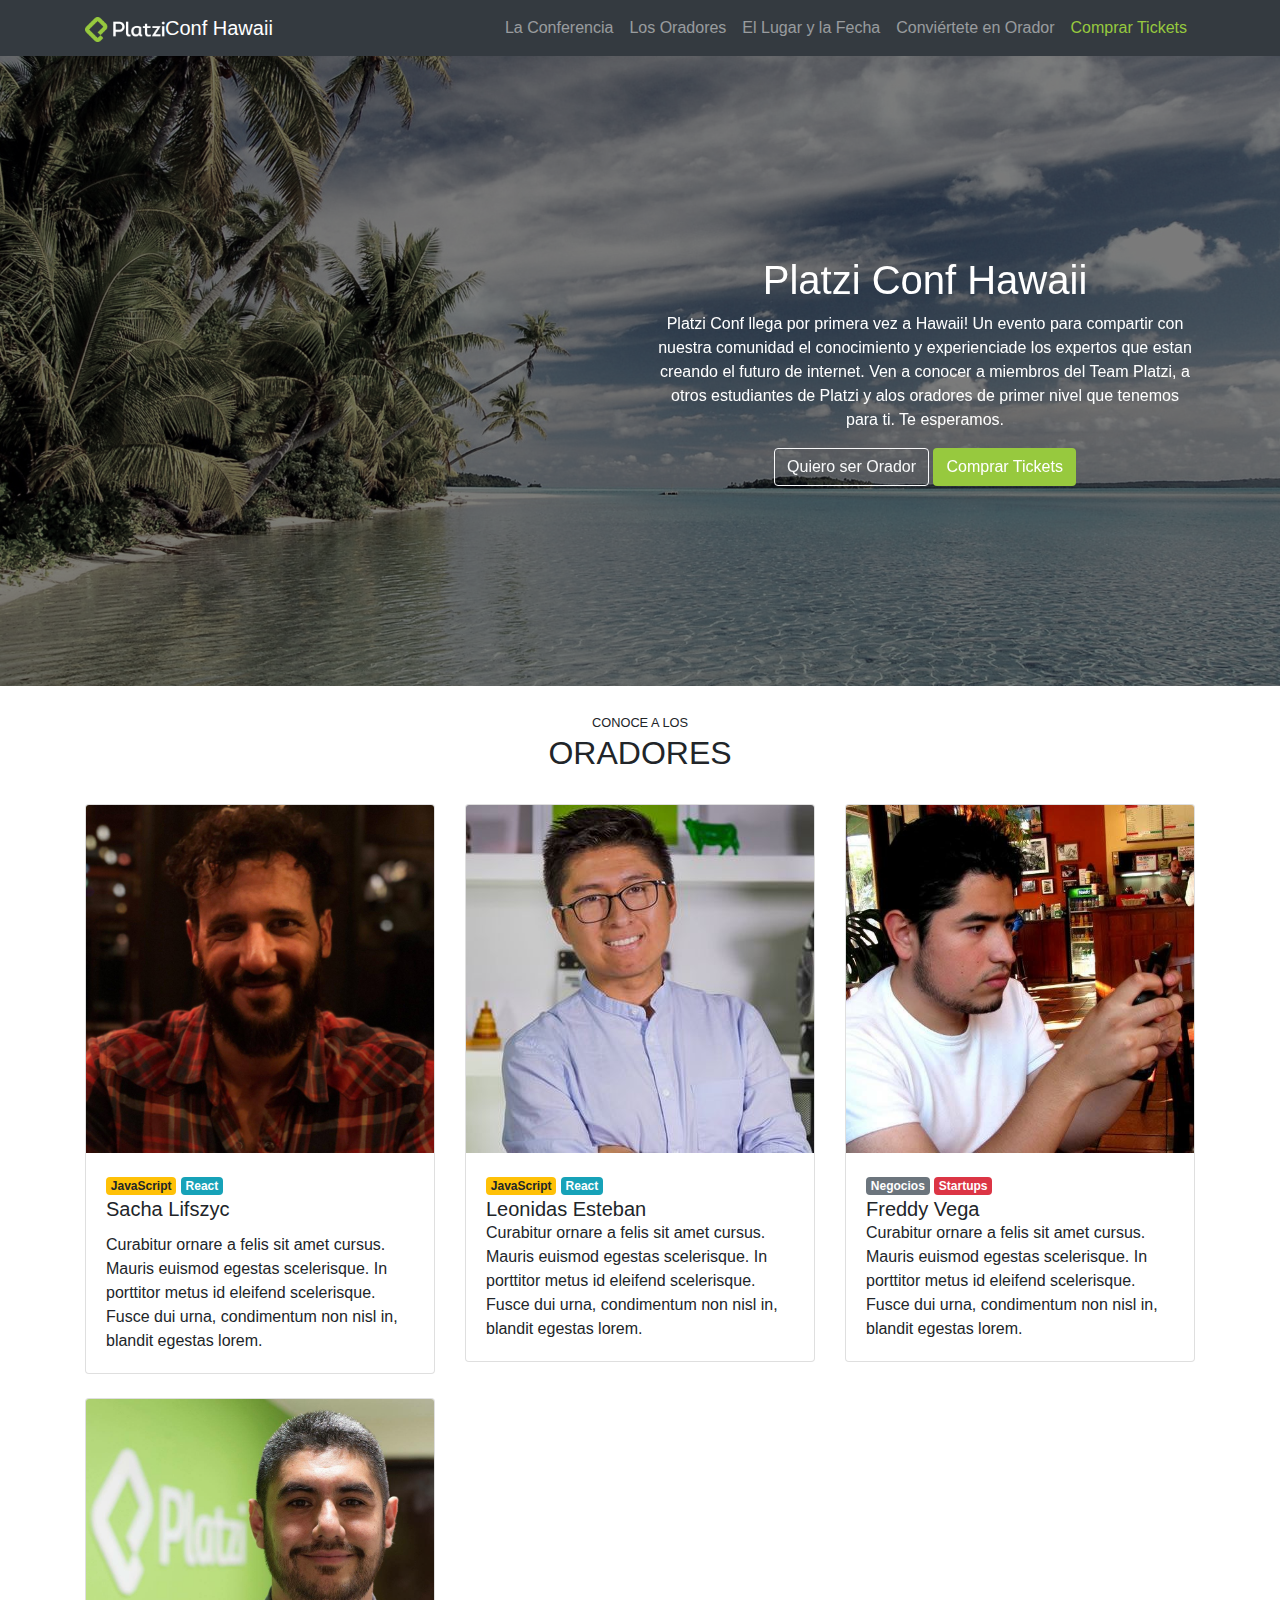
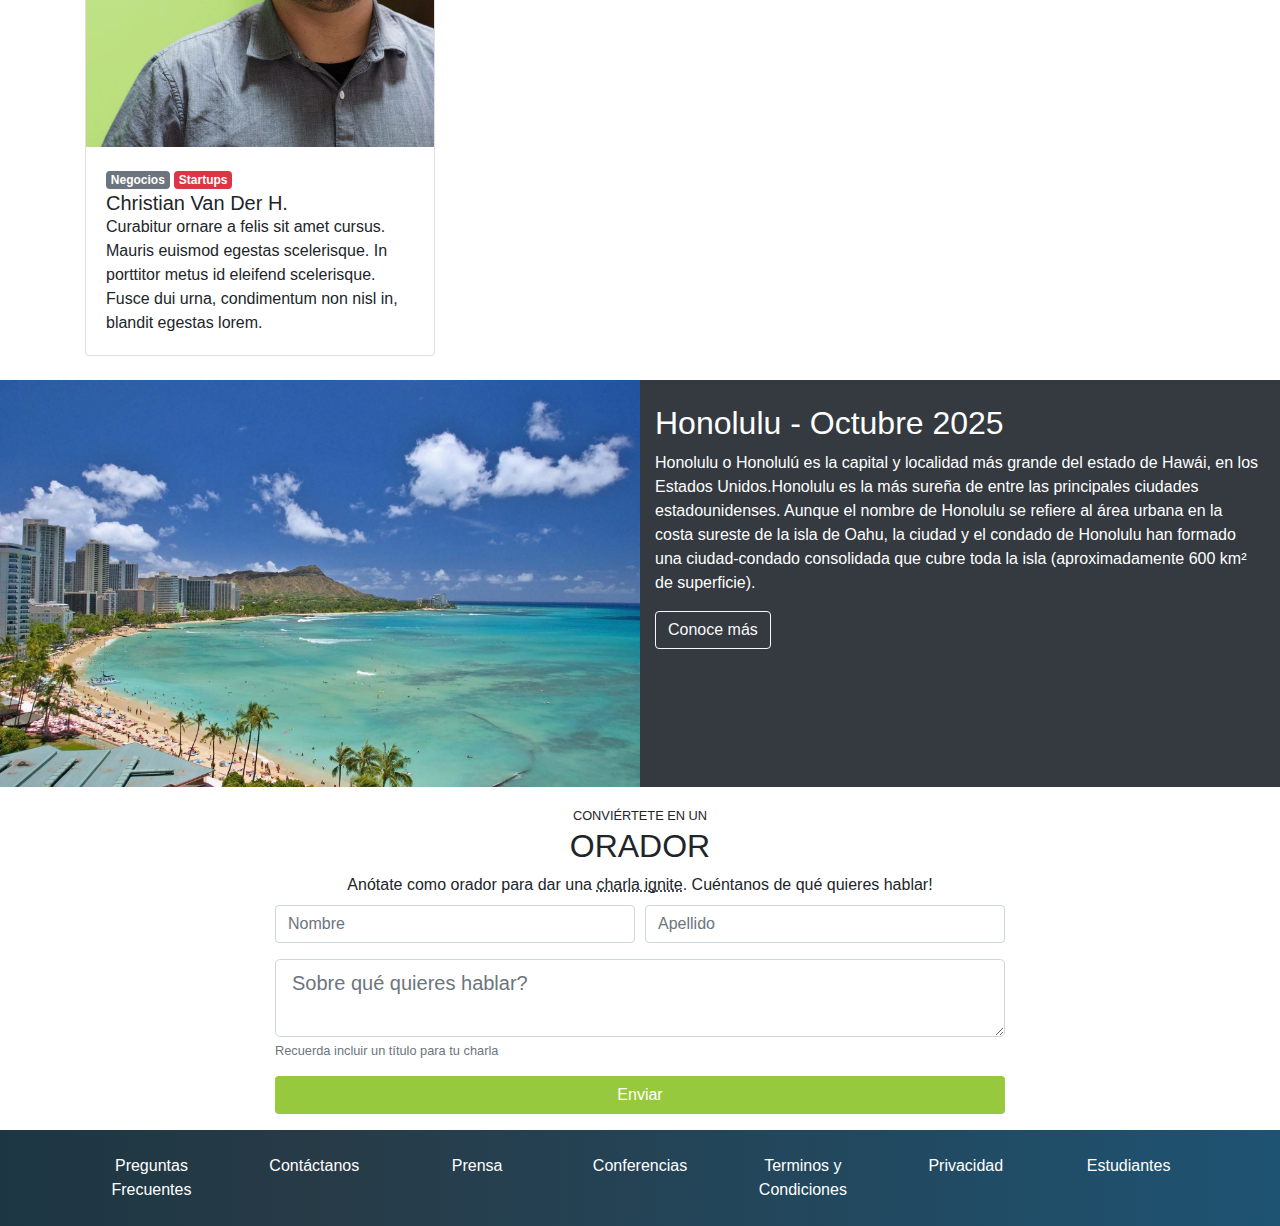
<file: Bootstrap-prueba-plazit/index.html>
<!DOCTYPE html>
<html lang="en">
  <head>
    <meta charset="UTF-8" />
    <meta http-equiv="X-UA-Compatible" content="IE=edge" />
    <meta name="viewport" content="width=device-width, initial-scale=1.0" />
    <!-- Bootstrap CSS -->
    <link
      rel="stylesheet"
      href="https://stackpath.bootstrapcdn.com/bootstrap/4.4.1/css/bootstrap.min.css"
      integrity="sha384-Vkoo8x4CGsO3+Hhxv8T/Q5PaXtkKtu6ug5TOeNV6gBiFeWPGFN9MuhOf23Q9Ifjh"
      crossorigin="anonymous"
    />
    <link rel="stylesheet" href="index.css" />

    <title>PlatziConf Hawaii</title>
  </head>
  <body>
    <!-- Header -->
    <nav id="header" class="navbar navbar-expand-lg navbar-dark bg-dark sticky-top">
      <div class="container">
        <a class="navbar-brand" href="#">
          <img src="assets/images/platzi-logo.png" alt="Platzi logo" />Conf
          Hawaii</a>
        <button
          class="navbar-toggler"
          type="button"
          data-toggle="collapse"
          data-target="#navbarSupportedContent"
          aria-controls="navbarSupportedContent"
          aria-expanded="false"
          aria-label="Toggle navigation"
        >
          <span class="navbar-toggler-icon"></span>
        </button>
        <div class="collapse navbar-collapse" id="navbar">
          <ul class="navbar-nav ml-auto">
            <li class="nav-item">
              <a class="nav-link" href="#main"
                >La Conferencia</a
              >
            </li>
            <li class="nav-item">
              <a class="nav-link" href="#speakers">Los Oradores</a>
            </li>
            <li class="nav-item">
              <a class="nav-link" href="#place-time">El Lugar y la Fecha</a>
            </li>
            <li class="nav-item">
              <a class="nav-link" href="#conviertete-en-orador">Conviértete en Orador</a>
            </li>
            <li class="nav-item">
              <a class="nav-link text-platzi" href="#modalCompra">Comprar Tickets</a>
            </li>
          </ul>
        </div>
      </div>
    </nav>
    <!-- </Header -->

    <!-- Main -->

    <main id="main">
      <div
        id="carousel"
        class="carousel slide carousel"
        data-ride="carousel"
        data-pause="false"
      >
        <div class="carousel-inner">
          <div class="carousel-item active">
            <img
              src="assets/images/hawaii.jpg"
              class="d-block w-100"
              alt="Hawaii 1"
            />
          </div>
          <div class="carousel-item">
            <img
              src="assets/images/hawaii2.jpg"
              class="d-block w-100"
              alt="Hawaii 2"
            />
          </div>
          <div class="carousel-item">
            <img
              src="assets/images/hawaii3.jpeg"
              class="d-block w-100"
              alt="Hawaii 3"/>
          </div>
          <div class="overlay">
            <div class="container">
              <div class="row align-items-center">
                <div class="col-md-6 offset-md-6 text-center text-md right">
                  <h1>Platzi Conf Hawaii</h1>
                    <p class="d-none d-md-block">Platzi Conf llega por primera vez a Hawaii! Un evento para compartir con nuestra comunidad el conocimiento y experienciade los expertos que estan creando el futuro de internet. Ven a conocer a miembros del Team Platzi, a otros estudiantes de Platzi y alos oradores de primer nivel que tenemos para ti. Te esperamos.</p>
                    <a href="#" class=" btn btn-outline-light">Quiero ser Orador</a>
                    <button type="button" class="btn btn-platzi">Comprar Tickets</button>
                </div>
              </div>
            </div>
          </div>
        </div>
      </div>
    </main>
    <!-- </Main -->

    <!-- Speakers -->
        <section id=" speakers" class="mt-4 mb-4">
          <div class="container">
            <div class="row">
              <div class="col text-center text-uppercase">
                <small>Conoce a los</small>
                <h2>Oradores</h2>
              </div>
            </div>
            <div class="row">
              <div class="col-md-4 mt-4">
                <div class="card">
                  <img src="assets/speakers/sacha.jpg" class="card-img-top" alt="Foto de Sacha">
                  <div class="card-body">
                    <div class="badges">
                      <span class="badge badge-warning">JavaScript</span>
                      <span class="badge badge-info">React</span>
                    </div>
                    <h5 class="card-title">Sacha Lifszyc</h5>
                    
                    <p class="card-text">Curabitur ornare a felis sit amet cursus. Mauris euismod egestas scelerisque. In porttitor metus id eleifend scelerisque. Fusce dui urna, condimentum non nisl in, blandit egestas lorem.</p>
                  </div>
                </div>
              </div>
              <div class="col-md-4 mt-4">
                <div class="card">
                  <img src="assets/speakers/leonidas2.jpeg" class="card-img-top" alt="Foto de Leonidas">
                  <div class="card-body">
                    <div class="badges">
                      <span class="badge badge-warning">JavaScript</span>
                      <span class="badge badge-info">React</span>
                    </div>
                    <h5 class="card-title mb-0">Leonidas Esteban</h5>
                    <p class="card-text">Curabitur ornare a felis sit amet cursus. Mauris euismod egestas scelerisque. In porttitor metus id eleifend scelerisque. Fusce dui urna, condimentum non nisl in, blandit egestas lorem.</p>
                  </div>
                </div>
              </div>
              <div class="col-md-4 mt-4">
                <div class="card">
                  <img src="assets/speakers/freddy.jpeg" class="card-img-top" alt="Foto de Freddy Vega">
                  <div class="card-body">
                    <div class="badges">
                      <span class="badge badge-secondary">Negocios</span>
                      <span class="badge badge-danger">Startups</span>
                    </div>
                    <h5 class="card-title mb-0">Freddy Vega</h5>
                    <p class="card-text">Curabitur ornare a felis sit amet cursus. Mauris euismod egestas scelerisque. In porttitor metus id eleifend scelerisque. Fusce dui urna, condimentum non nisl in, blandit egestas lorem.</p>
                  </div>
                </div>
              </div>
              <div class="col-md-4 mt-4">
                <div class="card">
                  <img src="assets/speakers/cvander.jpeg" class="card-img-top" alt="Foto de Cvander">
                  <div class="card-body">
                    <div class="badges">
                      <span class="badge badge-secondary">Negocios</span>
                      <span class="badge badge-danger">Startups</span>
                    </div>
                    <h5 class="card-title mb-0">Christian Van Der H.</h5>
                    <p class="card-text">Curabitur ornare a felis sit amet cursus. Mauris euismod egestas scelerisque. In porttitor metus id eleifend scelerisque. Fusce dui urna, condimentum non nisl in, blandit egestas lorem.</p>
                  </div>
                </div>
              </div>
            </div>
          </div>
        </section>
    <!-- </Speakers -->

    <!-- Lugar y Fecha -->
        <section id="place-time">
          <div class="container-fluid">
            <div class="row">
              <div class="col-12 col-lg-6 pl-0 pr-0">
                <img src="assets/images/honolulu.jpg" alt="Ciudad de Honolulu">
              </div>
              <div class="col-12 col-lg-6 pt-4 pb-4">
                <h2>Honolulu - Octubre 2025</h2>
                <p>Honolulu o Honolulú es la capital y localidad más grande del estado de Hawái, en los Estados Unidos.Honolulu es la más sureña de entre las principales ciudades estadounidenses. Aunque el nombre de Honolulu se refiere al área urbana en la costa sureste de la isla de Oahu, la ciudad y el condado de Honolulu han formado una ciudad-condado consolidada que cubre toda la isla (aproximadamente 600 km² de superficie).</p>
                <a class="btn btn-outline-light" href="https://es.wikipedia.org/wiki/Honolulu">Conoce más</a>
              </div>
            </div>
          </div>
        </section>
    <!-- </Lugar y Fecha -->


    <!-- Conviertete en orador -->
    <section id="conviertete-en-orador" class="pt-3 pb-3">
      <div class="container">
        <div class="row">
          <div class="col text-uppercase text-center">
            <small>Conviértete en un</small>
            <h2>Orador</h2>
          </div>
        </div>
        <div class="row">
          <div class="col text-center">
            Anótate como orador para dar una <abbr data-toggle="tooltip" title="Charlas de 5 minutos">charla ignite</abbr>.
            Cuéntanos de qué quieres hablar!
          </div>
        </div>
        <div class="row">
          <div class="col col-md-10 offset-md-1 col-lg-8 offset-lg-2 pt-2">
            <form>
              <div class="form-row">
                <div class="form-group col-12 col-md-6">
                  <input type="text" class="form-control" placeholder="Nombre">
                </div>
                <div class="form-group col-12 col-md-6">
                  <input type="text" class="form-control" placeholder="Apellido">
                </div>
              </div>
              <div class="form-row">
                <div class="form-group col">
                  <textarea name="text" class="form-control form-control-lg" placeholder="Sobre qué quieres hablar?"></textarea>
                  <small class="form-text text-muted">
                    Recuerda incluir un título para tu charla
                  </small>
                </div>
              </div>
              <div class="form-row">
                <div class="col">
                  <button type="button" class="btn btn-platzi btn-block">Enviar</button>
                </div>
              </div>
            </form>
          </div>
        </div>
      </div>
    </section>
    <!-- </Conviertete en orador -->


    <!-- Footer -->
    <footer id="footer" class="pb-4 pt-4">
      <!-- "pb" ==> Padding Button y "pt" ==> Padding Top -->
      <div class="container">
        <div class="row text-center">
          <div class="col-12 col-lg">
            <a href="#">Preguntas Frecuentes</a>
          </div>
          <div class="col-12 col-lg">
            <a href="#">Contáctanos</a>
          </div>
          <div class="col-12 col-lg">
            <a href="#">Prensa</a>
          </div>
          <div class="col">
            <a href="#">Conferencias</a>
          </div>
          <div class="col">
            <a href="#">Terminos y Condiciones</a>
          </div>
          <div class="col">
            <a href="#">Privacidad</a>
          </div>
          <div class="col">
            <a href="#">Estudiantes</a>
          </div>
        </div>
      </div>
    </footer>
    <!-- </Footer -->
    <!-- Optional JavaScript -->
    <!-- jQuery first, then Popper.js, then Bootstrap JS -->
    <script src="https://code.jquery.com/jquery-3.3.1.slim.min.js" integrity="sha384-q8i/X+965DzO0rT7abK41JStQIAqVgRVzpbzo5smXKp4YfRvH+8abtTE1Pi6jizo" crossorigin="anonymous"></script>
    <script src="https://cdnjs.cloudflare.com/ajax/libs/popper.js/1.14.3/umd/popper.min.js" integrity="sha384-ZMP7rVo3mIykV+2+9J3UJ46jBk0WLaUAdn689aCwoqbBJiSnjAK/l8WvCWPIPm49" crossorigin="anonymous"></script>
    <script src="https://stackpath.bootstrapcdn.com/bootstrap/4.1.3/js/bootstrap.min.js" integrity="sha384-ChfqqxuZUCnJSK3+MXmPNIyE6ZbWh2IMqE241rYiqJxyMiZ6OW/JmZQ5stwEULTy" crossorigin="anonymous"></script>
    <script src="index.js"></script>
  </body>
</html>
</file>
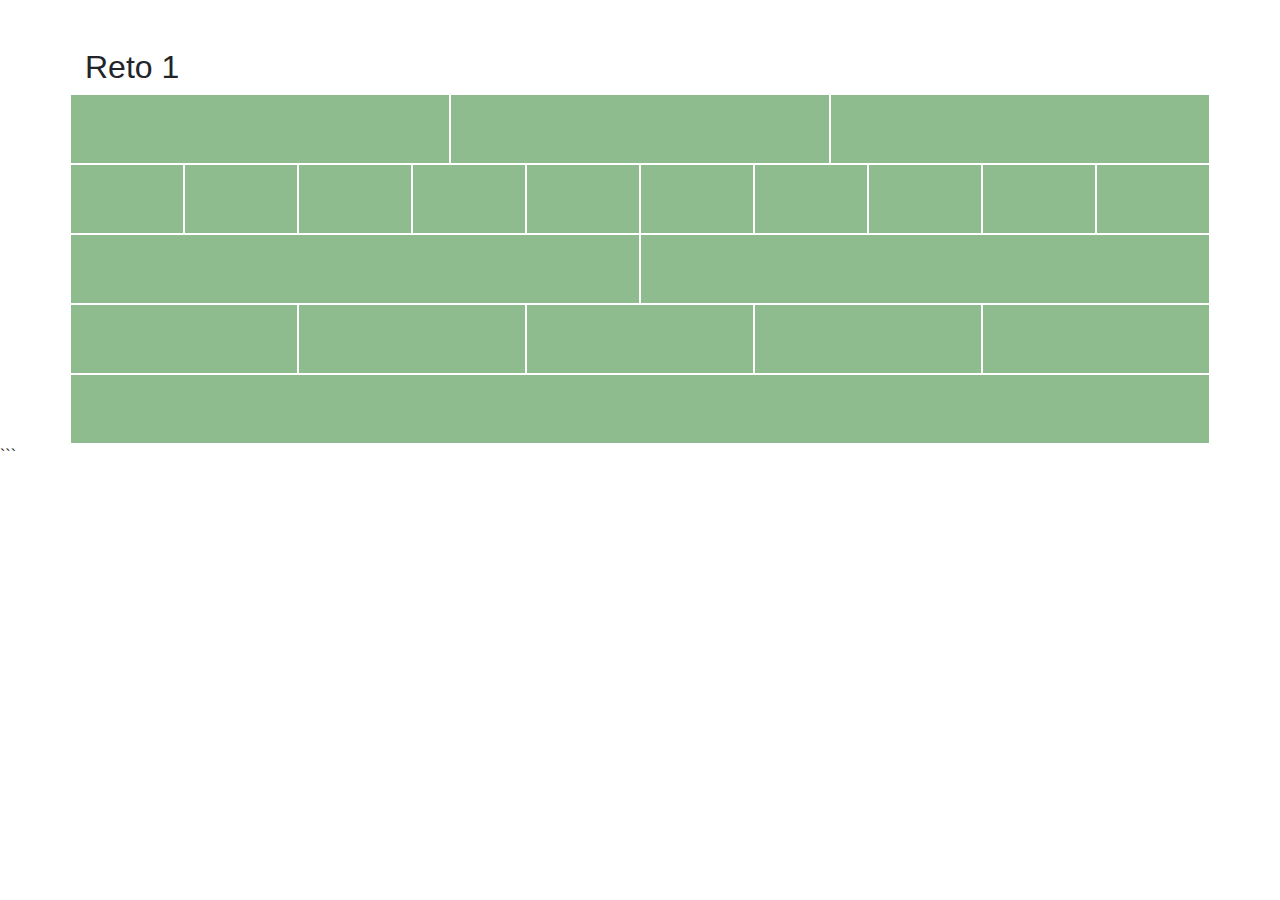
<file: Bootstrap- practica/reto1.html>
<!doctype html>
<html lang="en">
  <head>
    <!-- Required meta tags -->
    <meta charset="utf-8">
    <meta name="viewport" content="width=device-width, initial-scale=1, shrink-to-fit=no">

    <!-- Bootstrap CSS -->
    <link rel="stylesheet" href="https://stackpath.bootstrapcdn.com/bootstrap/4.4.1/css/bootstrap.min.css" integrity="sha384-Vkoo8x4CGsO3+Hhxv8T/Q5PaXtkKtu6ug5TOeNV6gBiFeWPGFN9MuhOf23Q9Ifjh" crossorigin="anonymous">

    <title>Retos Grilla Bootstrap</title>
    
    <style>
        
        .col{
            border: 1px solid white;
            height: 70px;
        }  
        
        
        .reto1 .col{
             background-color:darkseagreen;
        }
        
    </style>
  </head>
  
  
  <body>
    <br>
    <br>
    <div class="container reto1">
      <h2>Reto 1</h2>
       <div class="row">
            <div class="col"> </div>
            <div class="col"> </div>
            <div class="col"> </div>
       </div>
       
       <div class="row">
            <div class="col"> </div>
            <div class="col"> </div>
            <div class="col"> </div>
            <div class="col"> </div>
            <div class="col"> </div>
            <div class="col"> </div>
            <div class="col"> </div>
            <div class="col"> </div>
            <div class="col"> </div>
            <div class="col"> </div>
       </div>
       
       <div class="row">
            <div class="col"> </div>
            <div class="col"> </div>
       </div>
       
       <div class="row">
            <div class="col"> </div>
            <div class="col"> </div>
            <div class="col"> </div>
            <div class="col"> </div>
            <div class="col"> </div>
       </div>
        
        <div class="row">
            <div class="col"> </div>
       </div>
        
    </div>
    

    <!-- Optional JavaScript -->
    <!-- jQuery first, then Popper.js, then Bootstrap JS -->
    <script src="https://code.jquery.com/jquery-3.4.1.slim.min.js" integrity="sha384-J6qa4849blE2+poT4WnyKhv5vZF5SrPo0iEjwBvKU7imGFAV0wwj1yYfoRSJoZ+n" crossorigin="anonymous"></script>
    <script src="https://cdn.jsdelivr.net/npm/popper.js@1.16.0/dist/umd/popper.min.js" integrity="sha384-Q6E9RHvbIyZFJoft+2mJbHaEWldlvI9IOYy5n3zV9zzTtmI3UksdQRVvoxMfooAo" crossorigin="anonymous"></script>
    <script src="https://stackpath.bootstrapcdn.com/bootstrap/4.4.1/js/bootstrap.min.js" integrity="sha384-wfSDF2E50Y2D1uUdj0O3uMBJnjuUD4Ih7YwaYd1iqfktj0Uod8GCExl3Og8ifwB6" crossorigin="anonymous"></script>
  </body>
</html>```
</file>
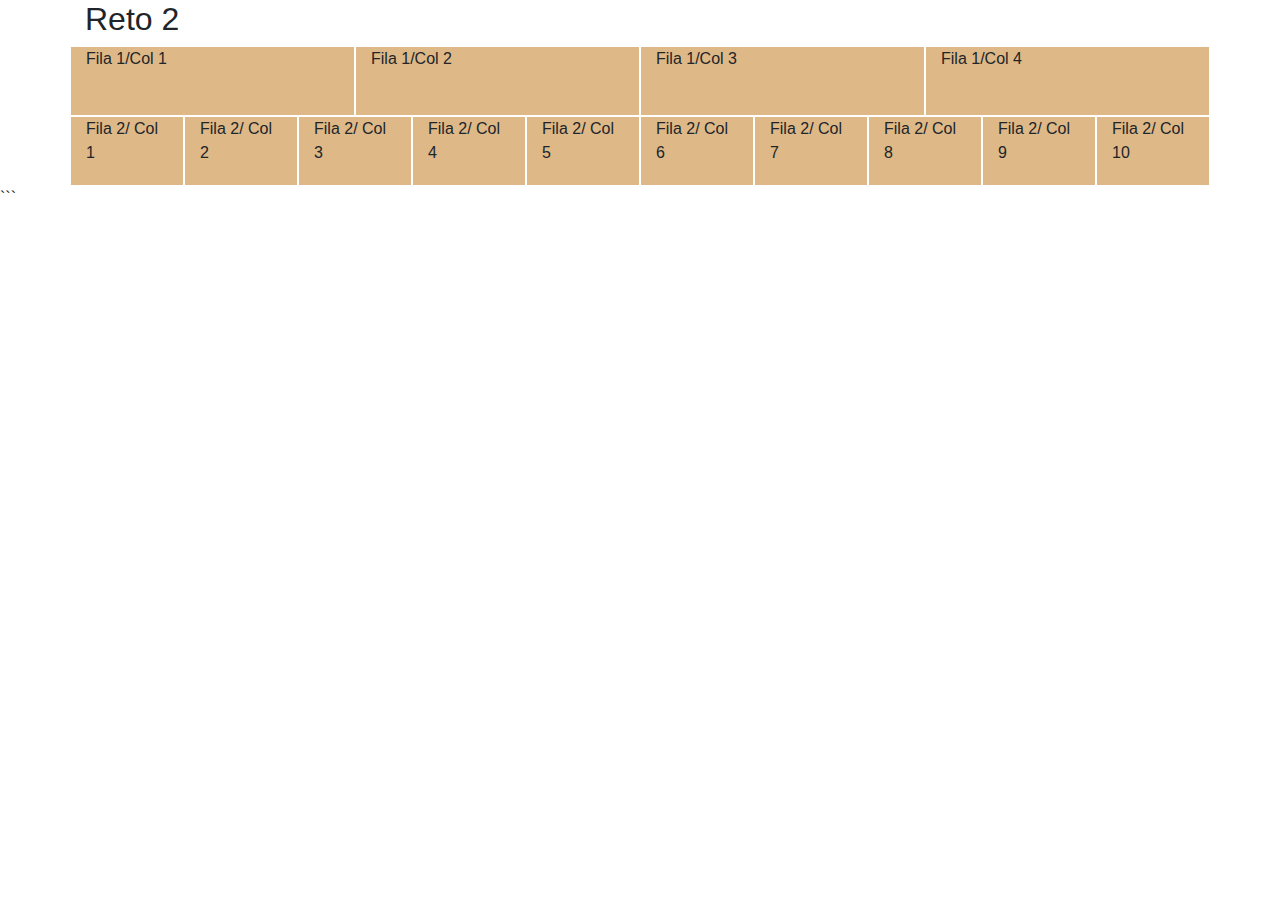
<file: Bootstrap- practica/reto2.html>
<!doctype html>
<html lang="en">
  <head>
    <!-- Required meta tags -->
    <meta charset="utf-8">
    <meta name="viewport" content="width=device-width, initial-scale=1, shrink-to-fit=no">

    <!-- Bootstrap CSS -->
    <link rel="stylesheet" href="https://stackpath.bootstrapcdn.com/bootstrap/4.4.1/css/bootstrap.min.css" integrity="sha384-Vkoo8x4CGsO3+Hhxv8T/Q5PaXtkKtu6ug5TOeNV6gBiFeWPGFN9MuhOf23Q9Ifjh" crossorigin="anonymous">

    <title>Retos Grilla Bootstrap</title>
    
    <style>
        
        .col{
            border: 1px solid white;
            height: 70px;
        }  
        .reto2 .col{
            background-color:burlywood;
        }
        
    </style>
  </head>
  
  
  <body>
    <div class="container reto2">
      <h2>Reto 2</h2>
       <div class="row">
            <div class="col col-6 col-md ">Fila 1/Col 1</div>
            <div class="col col-6 col-md ">Fila 1/Col 2</div>
            <div class="col col-6 col-md ">Fila 1/Col 3</div>
            <div class="col col-6 col-md ">Fila 1/Col 4</div>
       </div>
       
       <div class="row">
            <div class="col col-12 col-md-6 col-lg">Fila 2/ Col 1</div>
            <div class="col col-12 col-md-6 col-lg">Fila 2/ Col 2</div>
            <div class="col col-12 col-md-6 col-lg">Fila 2/ Col 3</div>
            <div class="col col-12 col-md-6 col-lg">Fila 2/ Col 4</div>
            <div class="col col-12 col-md-6 col-lg">Fila 2/ Col 5</div>
            <div class="col col-12 col-md-6 col-lg">Fila 2/ Col 6</div>
            <div class="col col-12 col-md-6 col-lg">Fila 2/ Col 7</div>
            <div class="col col-12 col-md-6 col-lg">Fila 2/ Col 8</div>
            <div class="col col-12 col-md-6 col-lg">Fila 2/ Col 9</div>
            <div class="col col-12 col-md-6 col-lg">Fila 2/ Col 10</div>
       </div>
                
    </div>
  

    <!-- Optional JavaScript -->
    <!-- jQuery first, then Popper.js, then Bootstrap JS -->
    <script src="https://code.jquery.com/jquery-3.4.1.slim.min.js" integrity="sha384-J6qa4849blE2+poT4WnyKhv5vZF5SrPo0iEjwBvKU7imGFAV0wwj1yYfoRSJoZ+n" crossorigin="anonymous"></script>
    <script src="https://cdn.jsdelivr.net/npm/popper.js@1.16.0/dist/umd/popper.min.js" integrity="sha384-Q6E9RHvbIyZFJoft+2mJbHaEWldlvI9IOYy5n3zV9zzTtmI3UksdQRVvoxMfooAo" crossorigin="anonymous"></script>
    <script src="https://stackpath.bootstrapcdn.com/bootstrap/4.4.1/js/bootstrap.min.js" integrity="sha384-wfSDF2E50Y2D1uUdj0O3uMBJnjuUD4Ih7YwaYd1iqfktj0Uod8GCExl3Og8ifwB6" crossorigin="anonymous"></script>
  </body>
</html>```
</file>
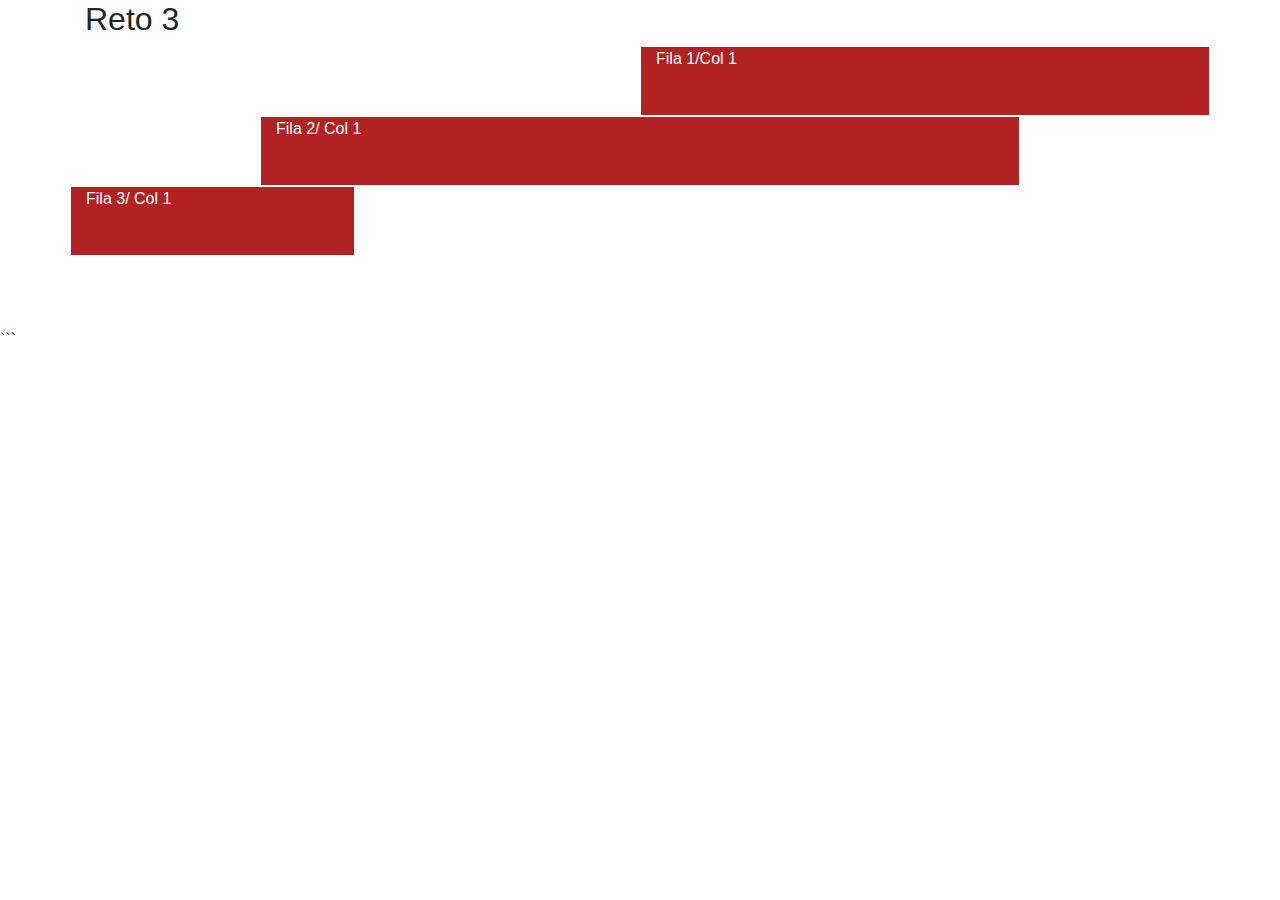
<file: Bootstrap- practica/reto3.html>
<!doctype html>
<html lang="en">
  <head>
    <!-- Required meta tags -->
    <meta charset="utf-8">
    <meta name="viewport" content="width=device-width, initial-scale=1, shrink-to-fit=no">

    <!-- Bootstrap CSS -->
    <link rel="stylesheet" href="https://stackpath.bootstrapcdn.com/bootstrap/4.4.1/css/bootstrap.min.css" integrity="sha384-Vkoo8x4CGsO3+Hhxv8T/Q5PaXtkKtu6ug5TOeNV6gBiFeWPGFN9MuhOf23Q9Ifjh" crossorigin="anonymous">

    <title>Retos Grilla Bootstrap</title>
    
    <style>
        
        .col{
            border: 1px solid white;
            height: 70px;
        }  
        .reto3 .col{
            background-color: firebrick;
            color: white;
        }
    </style>
  </head>
  
  
  <body>
    
    <div class="container reto3">
      <h2>Reto 3</h2>
       <div class="row">
            <div class="col col-12 col-md-6 offset-md-6">Fila 1/Col 1</div>
       </div>
       
       <div class="row">
            <div class="col col-8 offset-md-2">Fila 2/ Col 1</div>
       </div>
               
        <div class="row">
            <div class="col col-3 offset-9 offset-md-0">Fila 3/ Col 1</div>
       </div>
                
    </div>
    
   <br>
    <br>
    <br>

    <!-- Optional JavaScript -->
    <!-- jQuery first, then Popper.js, then Bootstrap JS -->
    <script src="https://code.jquery.com/jquery-3.4.1.slim.min.js" integrity="sha384-J6qa4849blE2+poT4WnyKhv5vZF5SrPo0iEjwBvKU7imGFAV0wwj1yYfoRSJoZ+n" crossorigin="anonymous"></script>
    <script src="https://cdn.jsdelivr.net/npm/popper.js@1.16.0/dist/umd/popper.min.js" integrity="sha384-Q6E9RHvbIyZFJoft+2mJbHaEWldlvI9IOYy5n3zV9zzTtmI3UksdQRVvoxMfooAo" crossorigin="anonymous"></script>
    <script src="https://stackpath.bootstrapcdn.com/bootstrap/4.4.1/js/bootstrap.min.js" integrity="sha384-wfSDF2E50Y2D1uUdj0O3uMBJnjuUD4Ih7YwaYd1iqfktj0Uod8GCExl3Og8ifwB6" crossorigin="anonymous"></script>
  </body>
</html>```
</file>
<file: Bootstrap-prueba-plazit/index.css>
.text-platzi {
  color: #97c93e !important;
}
.btn-platzi {
  background-color: #97c93e;
  color: white;
}

.btn-platzi:hover {
  background-color: #82ad36;
}

#header img {
  width: 80px;
}

#main .carousel-inner img {
  max-height: 70vh;
  object-fit: cover;
  filter: grayscale(70%);
}
#carousel {
  position: relative;
}

#carousel .overlay {
  position: absolute;
  top: 0;
  bottom: 0;
  left: 0;
  right: 0;
  background-color: rgba(0, 0, 0, 0.5);
  color: white;
  
}
#carousel .overlay .container,
#carousel .overlay .row {
  height: 100%;
}
#place-time {
  background-color: #343a40;
  color: white;
}
#place-time img {
  max-width: 100%;
}

#footer {
  background: linear-gradient(90deg,#1c3643,#273b47 25%,#1e5372);
}
#footer a {
  color: white;
}
</file>
